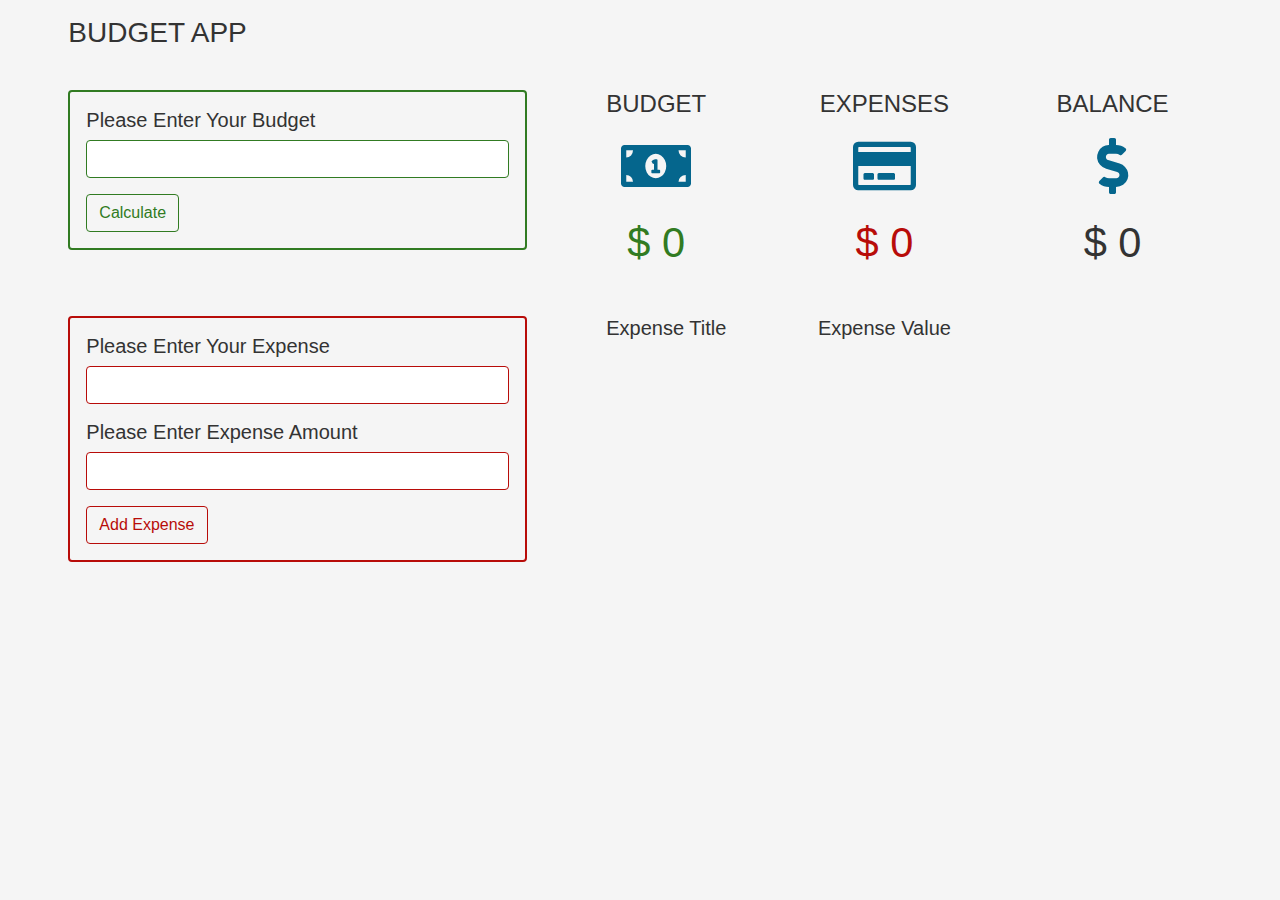
<file: Budget App/index.html>
<!DOCTYPE html>
<html lang="en">

<head>
 <meta charset="UTF-8">
 <meta name="viewport" content="width=device-width, initial-scale=1.0">
 <meta http-equiv="X-UA-Compatible" content="ie=edge">
 <!-- bootstrap css -->
 <link rel="stylesheet" href="css/bootstrap.min.css">
 <!-- main css -->
 <link rel="stylesheet" href="css/main.css">
 <!-- google fonts -->
 <link href="https://fonts.googleapis.com/css?family=Courgette" rel="stylesheet">

 <!-- font awesome -->
 <link rel="stylesheet" href="css/all.css">
 <title>budget app</title>
 <style>
 </style>
</head>

<body>
 <div class="container-fluid">
  <div class="row">
   <div class="col-11 mx-auto pt-3">
    <!-- title -->
    <h3 class="text-uppercase mb-4">budget app</h3>
    <div class="row">
     <div class="col-md-5 my-3">
      <!-- budget feedback -->
      <div class="budget-feedback alert alert-danger text-capitalize">budget feedback</div>
      <!-- budget form -->
      <form id="budget-form" class=" budget-form">
       <h5 class="text-capitalize">please enter your budget</h5>
       <div class="form-group">
        <input type="number" class="form-control budget-input" id="budget-input">
       </div>
       <!-- submit button -->
       <button type="submit" class="btn text-capitalize budget-submit" id="budget-submit">calculate</button>
      </form>
     </div>
     <div class="col-md-7">
      <!-- app info -->
      <div class="row my-3">
       <div class="col-4 text-center mb-2">
        <h6 class="text-uppercase info-title">budget</h6>
        <span class="budget-icon"><i class="fas fa-money-bill-alt"></i></span>
        <h4 class="text-uppercase mt-2 budget" id="budget"><span>$ </span><span id="budget-amount">0</span></h4>
       </div>
       <div class="col-4 text-center">
        <h6 class="text-uppercase info-title">expenses</h6>
        <span class="expense-icon"><i class="far fa-credit-card"></i></span>
        <h4 class="text-uppercase mt-2 expense" id="expense"><span>$ </span><span id="expense-amount">0</span></h4>
       </div>
       <div class="col-4 text-center">
        <h6 class="text-uppercase info-title">balance</h6>
        <span class="balance-icon"><i class="fas fa-dollar-sign"></i></span>
        <h4 class="text-uppercase mt-2 balance" id="balance"> <span>$ </span><span id="balance-amount">0</span></h4>
       </div>
      </div>
     </div>
    </div>

    <div class="row">
     <div class="col-md-5 my-3">
      <!-- expense feedback -->
      <div class="expense-feedback alert alert-danger text-capitalize">expense feedback</div>
      <!-- expense form -->
      <form id="expense-form" class=" expense-form">
       <h5 class="text-capitalize">please enter your expense</h5>
       <div class="form-group">
        <input type="text" class="form-control expense-input" id="expense-input">
       </div>
       <h5 class="text-capitalize">please enter expense amount</h5>
       <div class="form-group">
        <input type="number" class="form-control expense-input" id="amount-input">
       </div>
       <!-- submit button -->
       <button type="submit" class="btn text-capitalize expense-submit" id="expense-submit">add expense</button>
      </form>
     </div>
     <div class="col-md-7 my-3">
      <!-- expense list -->
      <div class="expense-list" id="expense-list">

       <div class="expense-list__info d-flex justify-content-between text-capitalize">
        <h5 class="list-item">expense title</h5>
        <h5 class="list-item">expense value</h5>
        <h5 class="list-item"></h5>
       </div>
       <!-- single expense -->

       <!-- <div class="expense">
        <div class="expense-item d-flex justify-content-between align-items-baseline">

         <h6 class="expense-title mb-0 text-uppercase list-item">- title</h6>
         <h5 class="expense-amount mb-0 list-item">amount</h5>

         <div class="expense-icons list-item">

          <a href="#" class="edit-icon mx-2" data-id="${expense.id}">
           <i class="fas fa-edit"></i>
          </a>
          <a href="#" class="delete-icon" data-id="${expense.id}">
           <i class="fas fa-trash"></i>
          </a>
         </div>
        </div>

       </div> -->

       <!-- end of single expense -->

      </div>
     </div>
    </div>




   </div>
  </div>
 </div>




 <!-- jquery -->
 <script src="js/jquery-3.3.1.min.js"></script>
 <!-- bootstrap js -->
 <script src="js/bootstrap.bundle.min.js"></script>
 <!-- script js -->
 <script src="js/app.js"></script>
</body>

</html>
</file>
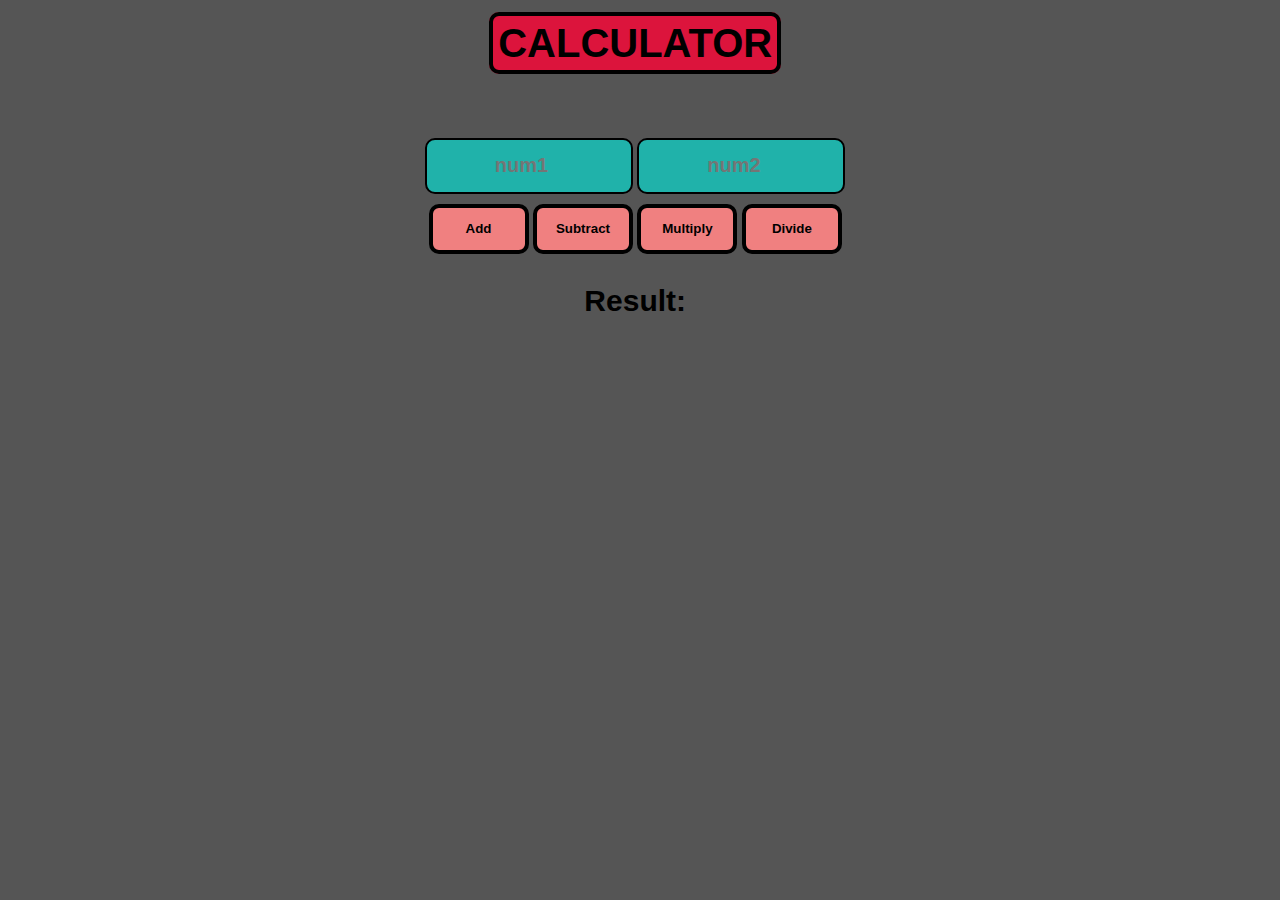
<file: Calculator/index.html>
<!DOCTYPE html>
<html lang="en">
<head>
    <meta charset="UTF-8">
    <meta http-equiv="X-UA-Compatible" content="IE=edge">
    <meta name="viewport" content="width=device-width, initial-scale=1.0">
    <title>Document</title>
    <link rel="stylesheet" href="style.css">
    <script src="main.js"></script>
</head>
<body>
    <h1><span>CALCULATOR</span></h1>
    <input placeholder="num1" type="number" id="num1-el"/>
    <input placeholder="num2" type="number" id="num2-el"/>
    <br>
    <button onclick="add()">Add</button>
    <button onclick="sub()">Subtract</button>
    <button onclick="mul()">Multiply</button>
    <button onclick="div()">Divide</button>
    <br>
    <p id="sum-el">Result:</p>
    
</body>
</html>
</file>
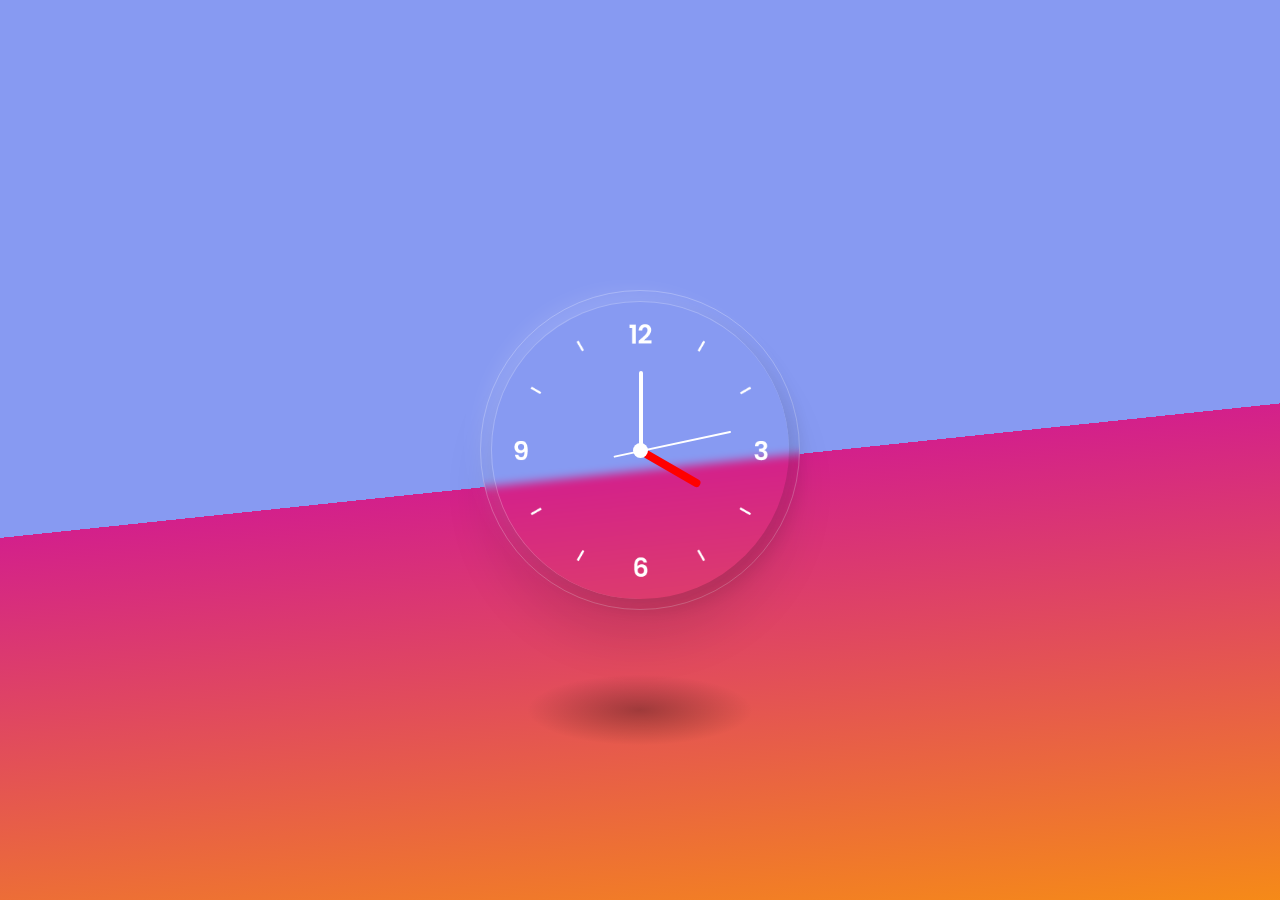
<file: Clock/index.html>
<!DOCTYPE html>
<html lang="en">
<head>
    <meta charset="UTF-8">
    <meta http-equiv="X-UA-Compatible" content="IE=edge">
    <meta name="viewport" content="width=device-width, initial-scale=1.0">
    <link rel="stylesheet" href="style.css">
    <title>Clock</title>
</head>
<body>
    <div class="container">
        <div class="box">
            <div class="clock">
                <div class="hour">
                    <div class="hr" id="hr"></div>
                </div>
                <div class="min">
                    <div class="mn" id="mn"></div>
                </div>
                <div class="sec">
                    <div class="sc" id="sc"></div>
                </div>
            </div>
        </div>
    </div>

    <script src="app.js"></script>
</body>
</html>
</file>
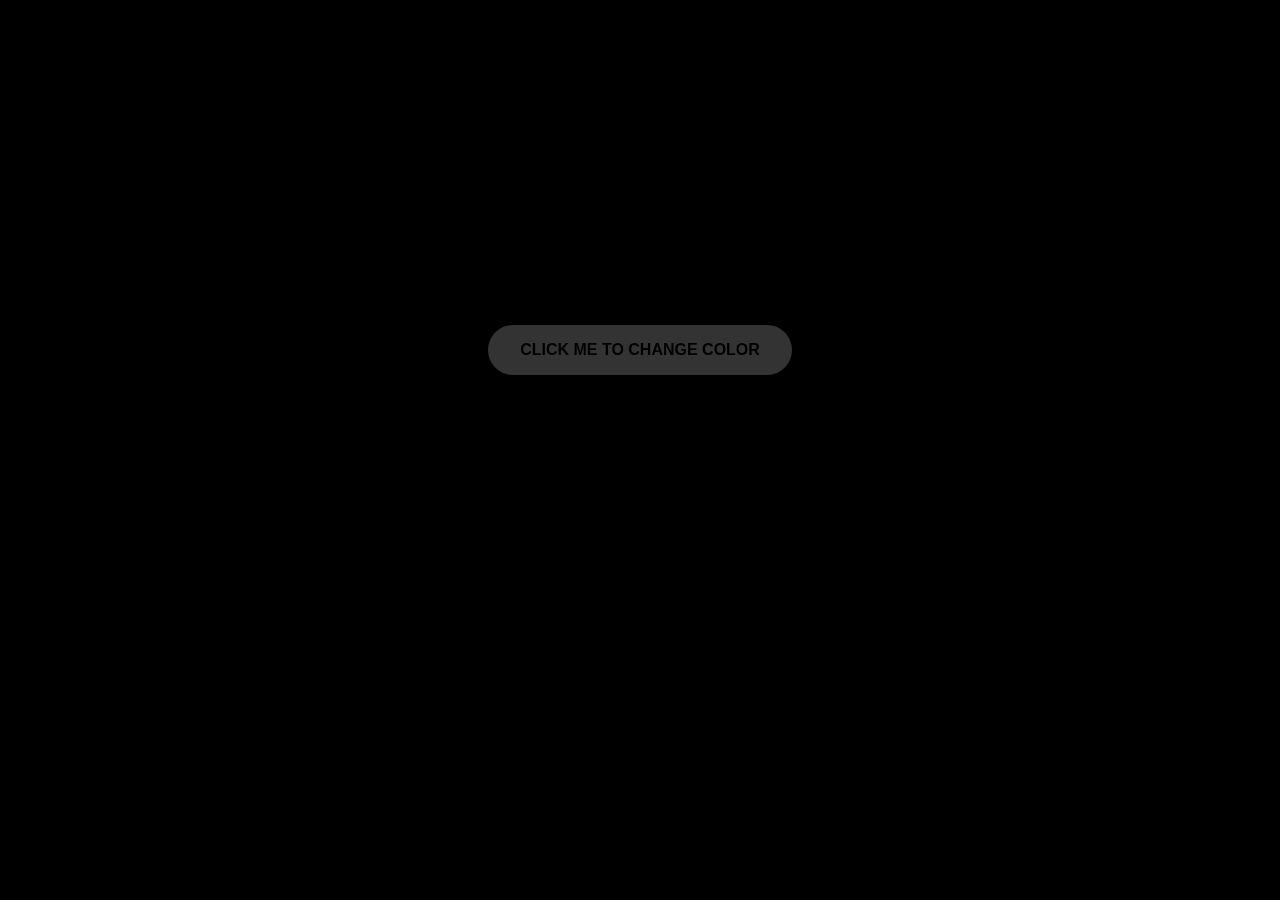
<file: Color Flipper/index.html>
<!DOCTYPE html>
<html lang="en">
<head>
    <meta charset="UTF-8">
    <meta http-equiv="X-UA-Compatible" content="IE=edge">
    <meta name="viewport" content="width=device-width, initial-scale=1.0">
    <link rel="stylesheet" href="style.css">
    <title>color flipper</title>
</head>
<body>
    <button onclick="flip()">CLICK ME TO CHANGE COLOR</button>
    <script src="app.js"></script>
</body>
</html>
</file>
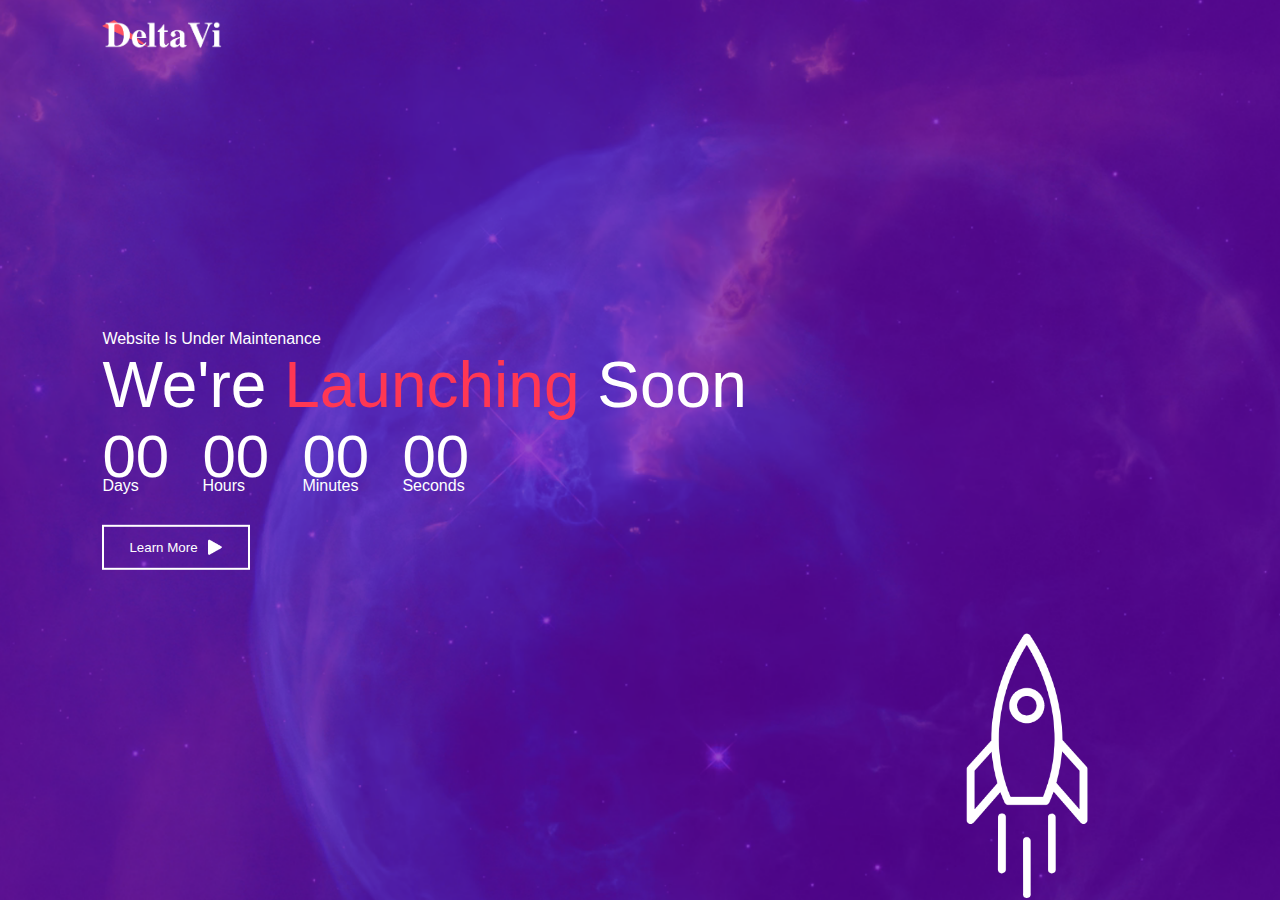
<file: Countdown Timer/index.html>
<!DOCTYPE html>
<html>
<head>
    <meta name="viewport" content="width=device-width, initial-scale=1.0">
    <title>Coming Soon Page - Easy Tutorials</title>
    <link href="style.css" rel="stylesheet" type="text/css">
</head>
<body>
    <div class="container"> 
        <img src="images/logo.png" class="logo">
        
        <div class="content">
            <p>Website Is Under Maintenance</p>
            <h1>We're<span> Launching</span> Soon</h1>

            <div class="launch-time">

                <div>
                    <p id="days">00</p>
                    <span>Days</span>
                </div>

                <div>
                    <p id="hours">00</p>
                    <span>Hours</span>
                </div>   

                <div>
                    <p id="minutes">00</p>
                    <span>Minutes</span>
                </div>  

                <div>
                    <p id="seconds">00</p>
                    <span>Seconds</span>
                </div> 

            </div>

            <button type="button">Learn More<img src="images/triangle.png"></button>
        </div>
        <img src="images/rocket.png" class="rocket">
    </div>
    
<script src="app.js"></script>
</body>
</html>
</file>
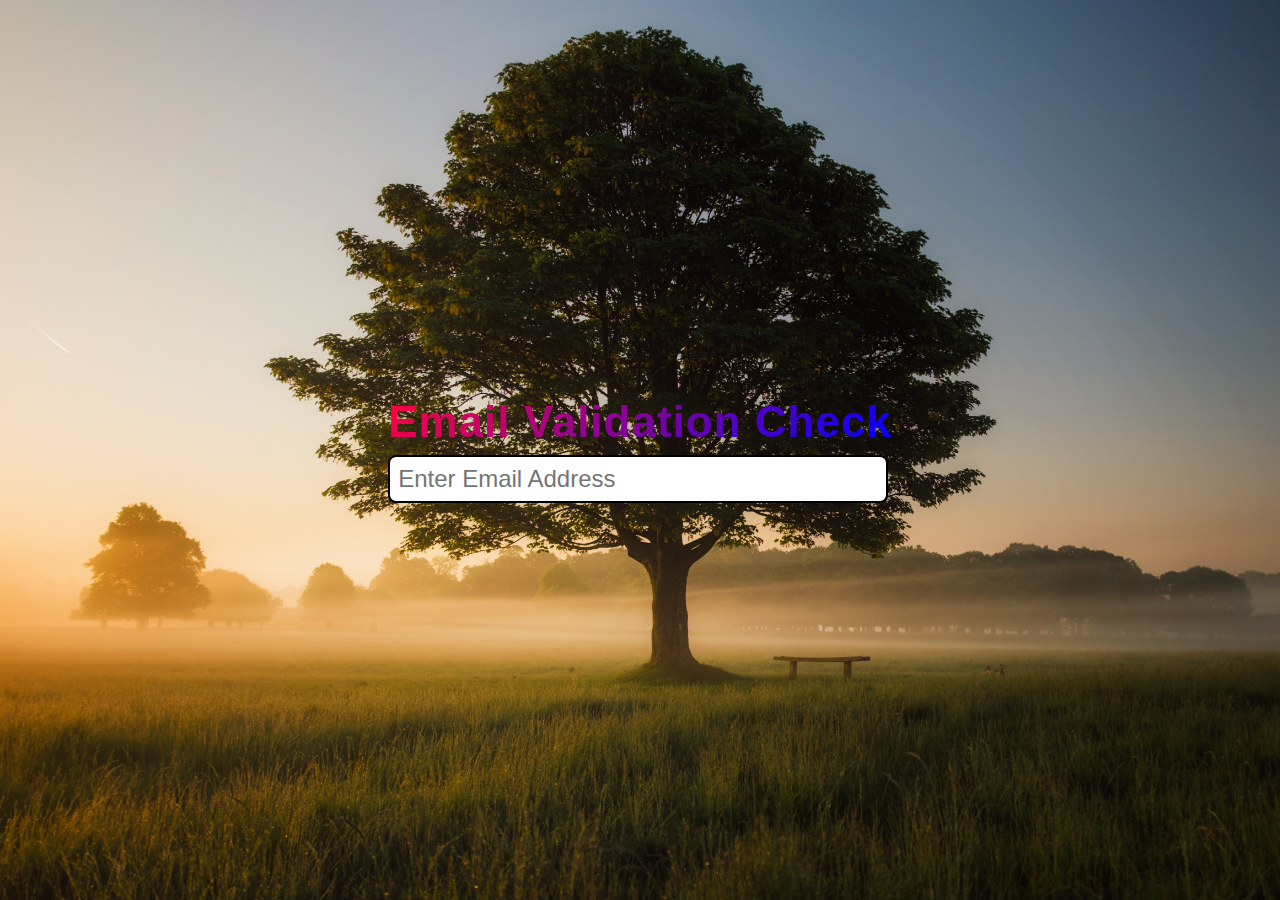
<file: Email Checker/index.html>
<!DOCTYPE html>
<html lang="en">
<head>
    <meta charset="UTF-8">
    <link rel="stylesheet" href="style.css">
    <title>Email Validator</title>
</head>
<body>
    <div>
        <h3>Email Validation Check</h3>
        <form id="form" action="#">
            <div class="inputBox">
                <input type="text" name="" id="email"
                placeholder="Enter Email Address" onkeydown="validation()">
                <span id="text"></span>
            </div>
        </form>
    </div>
    
    <script src="app.js"></script>
</body>
</html>
</file>
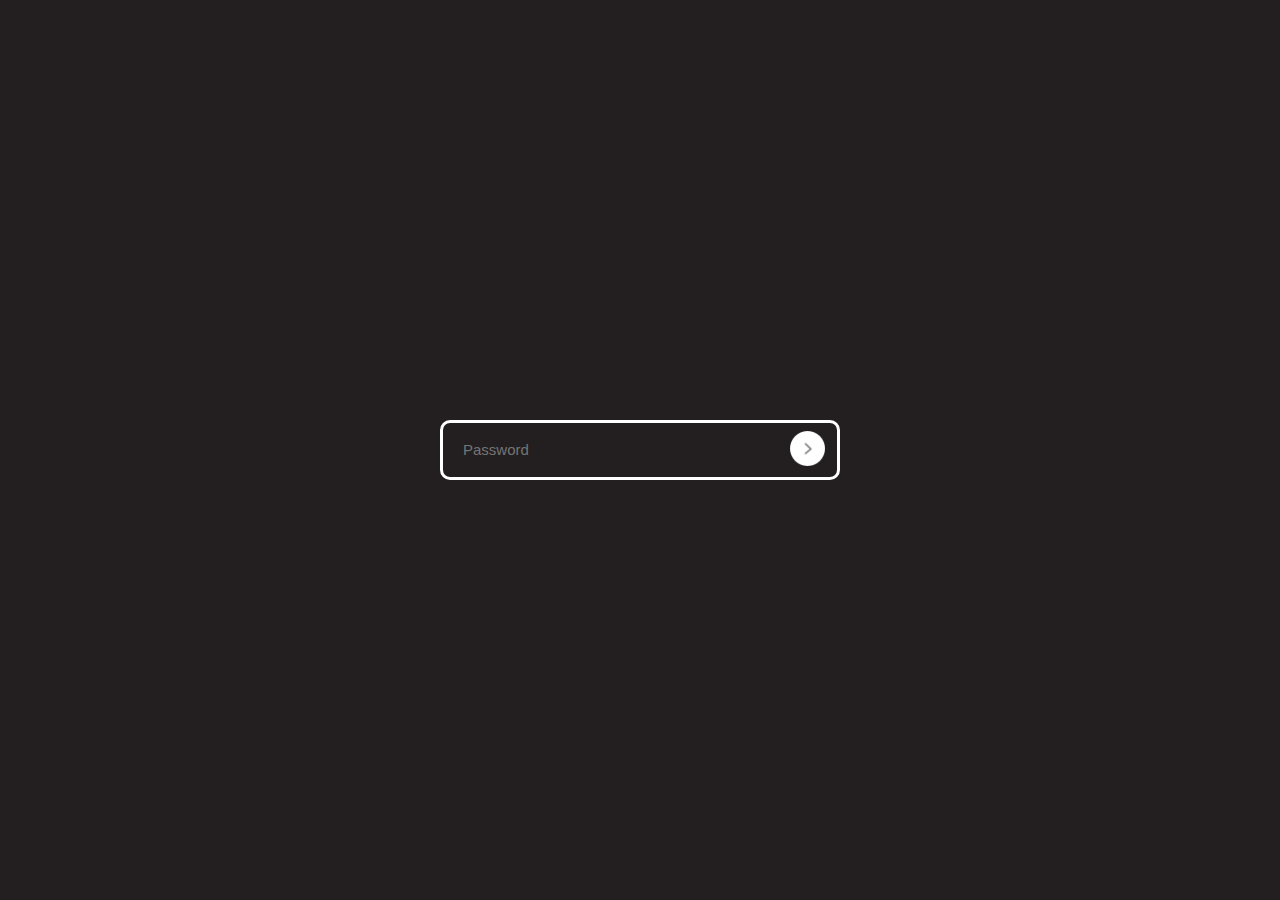
<file: Password Strength Checker/index.html>
<!DOCTYPE html>
<html>
<head>
    <meta name="viewport" content="width=device-width, initial-scale=1.0">
    <title>password</title>
    <link rel="stylesheet" href="style.css">
</head>
<body>
<div class="container">
    <div class="content">
        <div class="input-box">
            <input type="password" id="password" placeholder="Password">
            <button type="submit"><img src="arrow.png"></button>
            <p id="message">Password is<span id="strength"></span></p>
        </div>    
    </div>
</div>

<script src="app.js"></script> 
</body>
</html>
</file>
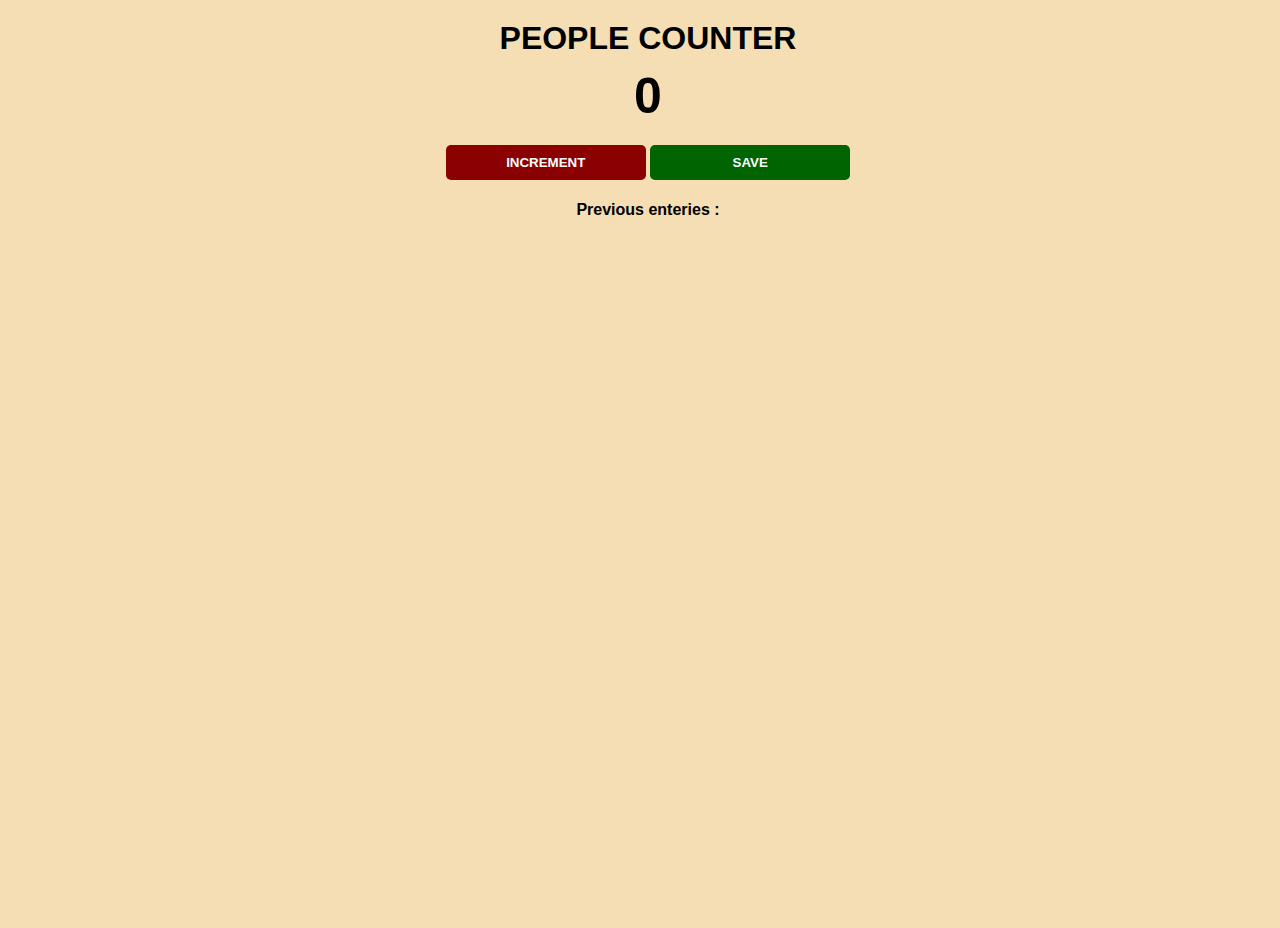
<file: People Counter/index.html>
<!DOCTYPE html>
<html lang="en">
<head>
    <meta charset="UTF-8">
    <meta http-equiv="X-UA-Compatible" content="IE=edge">
    <meta name="viewport" content="width=device-width, initial-scale=1.0">
    <title>Document</title>
    <link rel="stylesheet" href="style.css">
    <script src="index.js"></script>
</head>
<body>
    <h1>PEOPLE COUNTER</h1>
    <h2 id="count-el">0</h2>
    <button id="inc-btn" onclick="increment()">INCREMENT</button>
    <button id="sav-btn" onclick="save()">SAVE</button>
    <p id="save-el">Previous enteries : </p>
</body>
</html>
</file>
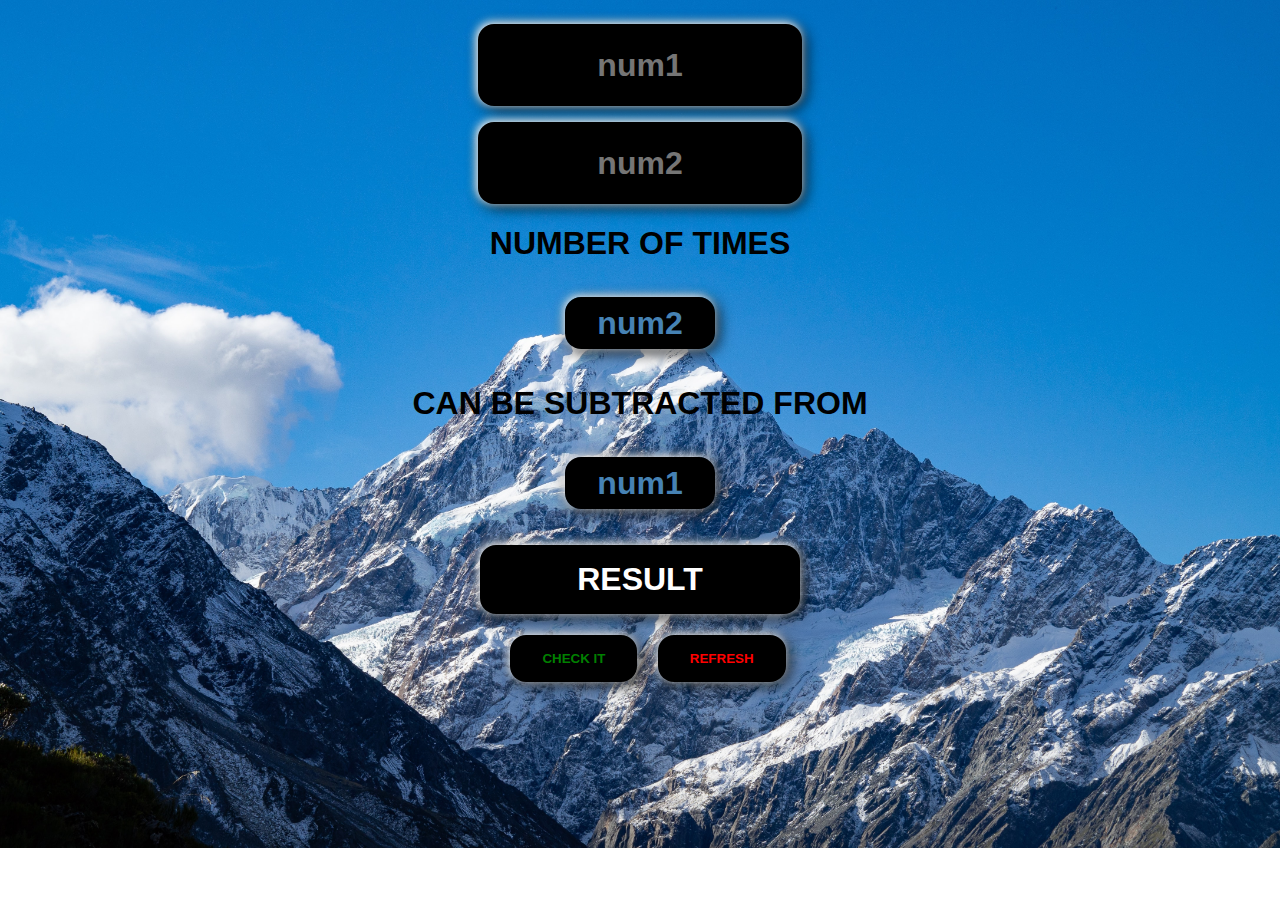
<file: Subtraction Game/index.html>
<!DOCTYPE html>
<html lang="en">
<head>
    <meta charset="UTF-8">
    <meta http-equiv="X-UA-Compatible" content="IE=edge">
    <meta name="viewport" content="width=device-width, initial-scale=1.0">
    <link rel="stylesheet" href="style.css">
    <title>Document</title>
</head>
<body>
    <input type="number" id="num1" placeholder="num1">
    <input type="number" id="num2" placeholder="num2">
    <h1>NUMBER OF TIMES</h1>
    <h1><span id="n1">num2</span></h1>
    <h1>CAN BE SUBTRACTED FROM</h1>
    <h1><span id="n2">num1</span></h1>
    <h1 id="res">RESULT</h1>
    <div class="ht">
        <button onclick="check()" style="color: green;">CHECK IT</button>
        <button onclick="refresh()">REFRESH</button>
    </div>

    <script src="app.js"></script>
</body>
</html>
</file>
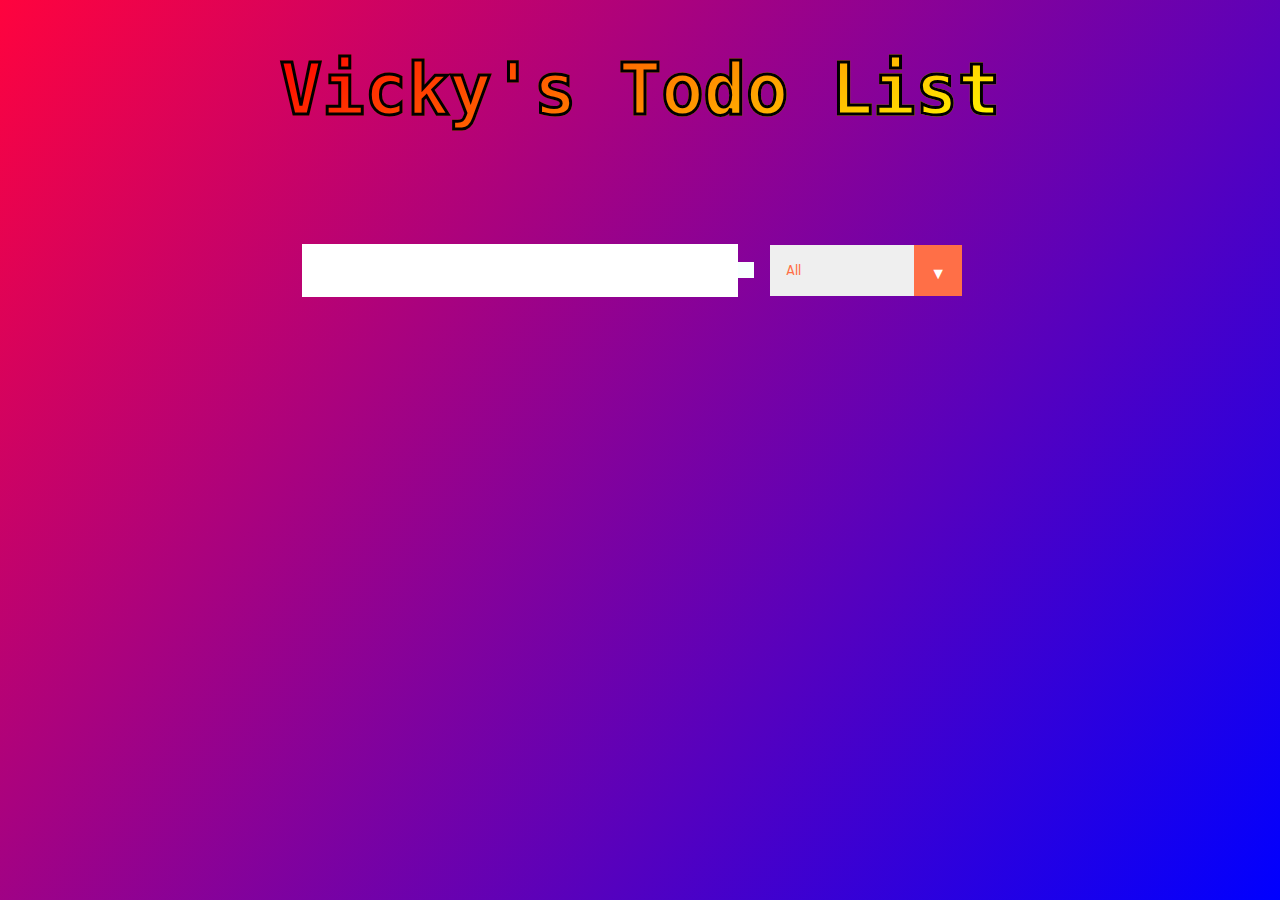
<file: TodoList App/index.html>
<!DOCTYPE html>
<html lang="en">
  <head>
    <meta charset="UTF-8" />
    <meta name="viewport" content="width=device-width, initial-scale=1.0" />
    <title>TodoList</title>
    <link
      href="https://fonts.googleapis.com/css?family=Poppins&display=swap"
      rel="stylesheet"
    />
    <link
      rel="stylesheet"
      href="https://cdnjs.cloudflare.com/ajax/libs/font-awesome/5.12.1/css/all.min.css"
      integrity="sha256-mmgLkCYLUQbXn0B1SRqzHar6dCnv9oZFPEC1g1cwlkk="
      crossorigin="anonymous"
    />
    <link rel="stylesheet" href="./style.css" />
  </head>
  <body>
    <header>
      <h1>Vicky's Todo List</h1>
    </header>
    <form>
      <input type="text" class="todo-input" />
      <button class="todo-button" type="submit">
        <i class="fas fa-plus-square"></i>
      </button>
      <div class="select">
        <select name="todos" class="filter-todo">
          <option value="all">All</option>
          <option value="completed">Completed</option>
          <option value="uncompleted">Uncompleted</option>
        </select>
      </div>
    </form>
    <div class="todo-container">
      <ul class="todo-list"></ul>
    </div>

    <script src="./app.js"></script>
  </body>
</html>
</file>
<file: Budget App/css/main.css>
:root {
  --mainWhite: #f5f5f5f5;
  --mainDark: #333333;
  --mainGreen: #317b22;
  --mainRed: #b80c09;
  --mainBlue: #05668d;
}

body {
  background: var(--mainWhite);
  color: var(--mainDark);
}
.budget-feedback,
.expense-feedback {
  display: none;
}

.budget-form {
  border: 0.15rem solid var(--mainGreen);
  padding: 1rem;
  border-radius: 0.25rem;
}
.expense-form {
  border: 0.15rem solid var(--mainRed);
  padding: 1rem;
  border-radius: 0.25rem;
}
.budget-submit {
  background: transparent;
  border: 0.1rem solid var(--mainGreen);
  color: var(--mainGreen);
}
.expense-submit {
  background: transparent;
  border: 0.1rem solid var(--mainRed);
  color: var(--mainRed);
}
.expense-submit:hover {
  background: var(--mainRed);
  color: var(--mainWhite);
}
.budget-submit:hover {
  background: var(--mainGreen);
  color: var(--mainDark);
}

.budget-input {
  border: 0.05rem solid var(--mainGreen) !important;
}
.expense-input {
  border: 0.05rem solid var(--mainRed) !important;
}
.expense-amount,
.expense-title {
  color: var(--mainRed);
}
.edit-icon {
  color: var(--mainBlue);
  cursor: pointer;
  font-size: 1rem;
  text-decoration: none !important;
}
.delete-icon {
  color: var(--mainRed);
  cursor: pointer;
  font-size: 1rem;
  text-decoration: none !important;
}
.edit-icon:hover {
  color: var(--mainBlue);
}
.delete-icon:hover {
  color: var(--mainRed);
}
.showItem {
  display: block;
}
.info-title {
  font-size: 1.5rem;
}
.budget {
  font-size: 1.6rem;
  color: var(--mainGreen);
}
.expense {
  font-size: 1.6rem;
  color: var(--mainRed);
}
.balance {
  font-size: 1.6rem;
}
.budget-icon,
.expense-icon,
.balance-icon {
  font-size: 2.5rem;
  color: var(--mainBlue);
}
.showRed {
  color: var(--mainRed);
}
.showGreen {
  color: var(--mainGreen);
}
.showBlack {
  color: var(--mainDark);
}
@media screen and (min-width: 992px) {
  .budget {
    font-size: 2.6rem;
    color: var(--mainGreen);
  }
  .expense {
    font-size: 2.6rem;
    color: var(--mainRed);
  }
  .balance {
    font-size: 2.6rem;
  }
  .budget-icon,
  .expense-icon,
  .balance-icon {
    font-size: 3.5rem;
    color: var(--mainBlue);
  }
}
.list-item {
  flex: 0 0 33.33%;
  text-align: center;
}
.expense-item {
  height: 2rem;
}
</file>
<file: Calculator/style.css>
body{
    background: #555555;
    width: 98%;
    height: 96vh;
    font-family: Verdana, Geneva, Tahoma, sans-serif;
    font-weight: bolder;
    text-align: center;
}
span{
    border-radius: 10px;
    border: 4px solid black;
    padding: 5px;
    font-size: 40px;
    background: crimson;
}
input{
    width: 200px;
    height: 50px;
    margin-top: 50px;
    background: lightseagreen;
    border-radius: 10px;
    border: 2px solid black;
}
#num1-el{
    color: black;
    text-align: center;
    font-size: 20px;
    font-weight: bolder;
}
#num2-el{
    color: black;
    text-align: center;
    font-size: 20px;
    font-weight: bolder;
}
button{
    margin-top: 10px;
    background: lightcoral;
    width: 100px;
    height: 50px;
    border-radius: 10px;
    font-weight: bolder;
    border: 4px solid black;
}
#sum-el{
    font-size: 30px;
    font-weight: bolder;
}
</file>
<file: Clock/style.css>
*{
    margin: 0;
    padding: 0;
    box-sizing: border-box;
}
body{
    display: flex;
    justify-content: center;
    align-items: center;
    min-height: 100vh;
}
body::before{
    content: "";
    position: absolute;
    top: 0;
    left: 0;
    width: 100%;
    height: 100%;
    background: linear-gradient(174deg,#879af2 52%, #d3208b 48%, #fda000 110%);
}
.box{
    position: relative;
    z-index: 1;
    width: 20rem;
    height: 20rem;
    backdrop-filter: blur(5px);
    border-radius: 50%;
    border: 1px solid rgba(255, 255, 255, 0.25);

}
.container{
    position: relative;

}
.container::before{
    content: "";
    position: absolute;
    bottom: -150px;
    width: 100%;
    height: 100px;
    background: radial-gradient(rgba(0, 0, 0, 0.3), transparent, transparent);
    border-radius: 50%;
   
}
.clock{
    position: absolute;
    top: 10px;
    left: 10px;
    right: 10px;
    bottom: 10px;
    display: flex;
    align-items: center;
    justify-content: center;
    background: radial-gradient(transparent, rgba(255, 255, 255, 0.2));
    border-radius: 50%;
    background-image: url(clock.png);
    background-size: cover;
    backdrop-filter: blur(25px);
    border: 1px solid rgba(255, 255, 255, 0.25);
    border-bottom: none;
    border-right: none;
    box-shadow: -10px -10px 20px rgba(255, 255, 255, 0.1),
    10px 10px 20px rgba(0, 0, 0, 0.1),
    0px 40px 50px rgba(0, 0, 0, 0.1);
}
.clock::before{
    content: "";
    position: absolute;
    width: 15px;
    height: 15px;
    background: #fff;
    border-radius: 50%;
    z-index: 20;
}

.hour, .min, .sec{
    position: absolute;
}
.hour,
.hr{
    width: 160px;
    height: 160px;
}
.min,
.mn{
    width: 190px;
    height: 190px;
}
.sec,
.sc{
    width: 230px;
    height: 230px;
}
.hr,
.mn,
.sc{
    display: flex;
    align-items: center;
    justify-content: center;
    position: absolute;
    border-radius: 50%;

}
.hr::before{
    content: "";
    position: absolute;
    width: 8px;
    height: 65px;
    background: red;
    z-index: 3;
    border-radius: 5px;
    margin-bottom: 4.5rem;
}
.mn::before{
    content: "";
    position: absolute;
    width: 4px;
    height: 80px;
    background: #fff;
    z-index: 4;
    margin-bottom: 5rem;
    border-radius: 5px;
}

.sc::before{
    content: "";
    position: absolute;
    width: 2px;
    height: 120px;
    background: #fff;
    z-index: 5;
    margin-bottom: 4rem;
    border-radius: 5px;
    
}
</file>
<file: Color Flipper/style.css>
*{
    margin: 0;
    padding: 0;
    box-sizing: border-box;
    font-family: sans-serif;
}
body{
    display: flex;
    align-items: center;
    justify-content: center;
    width: 100%;
    height: 100%;
    background: black;
}
button{
    margin-top: 25%;
    padding: 1rem 2rem;
    border-radius: 5rem;
    border: 5px solid black;
    background: rgba(255, 255, 255, 0.2);
    backdrop-filter: blur(50px);
    font-size: 1em;
    font-weight: 600;
    cursor: pointer;
}
</file>
<file: Countdown Timer/style.css>
*
{
    margin: 0;
    padding: 0;
    font-family: 'poppins', sans-serif;
    box-sizing: border-box;
}
.container{
    width: 100vw;
    height: 100vh;
    background-image: url(images/background.png);
    background-position: center;
    background-size: cover;
    padding: 0 8%;
    position: relative;
}
.logo{
    width: 120px;
    padding: 20px 0px;
    cursor: pointer;
    
}
.content{
    top: 50%;
    position: absolute;
    transform: translateY(-50%);
    color: #fff;

}
.content h1{
    font-size: 64px;
    font-weight: 500;
}
.content h1 span{
    color: #ff3753;
}
.content button{
    background: transparent  ;
    border: 2px solid #fff;
    outline: none;
    padding: 12px 25px;
    color:#fff;
    display: flex;
    align-items: center;
    margin-top: 30px;
    cursor: pointer;

    
}
.content button img{
    width: 15px;
    margin-left: 10px;

}
.launch-time{
    display: flex;

}
.launch-time div{
    flex-basis: 100px;

}
.launch-time div p{
    font-size: 60px;
    margin-bottom: -14px;
}
.rocket{
    width: 250px;
    position: absolute;
    right: 10%;
    bottom: 0;
    animation: rocket 4s linear infinite;

}
@keyframes rocket{
    0%{
        bottom: 0;
        opacity: 0;
    }
    100%{
        bottom: 105%;
        opacity: 1;
    }
}
#days{
    padding-right: 2rem;
}
</file>
<file: Email Checker/style.css>
*{
    margin: 0;
    padding: 0;
    font-family: sans-serif;
}
body{
    display: flex;
    align-items: center;
    justify-content: center;
    min-height: 100vh;
    background: url(tree.jpg);
    background-size: cover;
}
h3{
    position: relative;
    font-size: 2.75em;
    letter-spacing: 1px;
    font-weight: 600;
    margin-bottom: 0.5rem;
    background: -webkit-linear-gradient(135deg, blue, #ff033e);
    -webkit-background-clip: text;
    background-clip: none;
    -webkit-text-fill-color: transparent;
}
#form{
    position: relative;
}
#form #email{
    width: 30rem;
    padding: 0.5rem;
    background: white;
    border: 2px solid black;
    font-size: 1.5em;
    border-radius: 0.5rem;
    outline: none;
}
#form #inputBox{
    position: relative;
}
#text{
    display: block;
    color: #000;
    font-weight: 700;
}
</file>
<file: Password Strength Checker/style.css>
*{
    margin: 0;
    padding: 0;
    font-family: 'poppins', sans-serif;
    box-sizing: border-box;
}
.container{
    width: 100%;
    height: 100vh;
    background:#231f20;
    background-position: center;
    background-size: cover;
    display: flex;
    align-items: center;
    justify-content: center;
}
.content{
    width: 36%;
    height: 77%;;
    background-position: center;
    background-size: cover;
    display: flex;
    align-items: center;
    justify-content: center;
    border-radius: 50%;

}
.input-box{
    width: 400px;
    max-width: 90%;
    position: relative;
}
.input-box input{
    width: 100%;
    height: 60px;
    padding: 0 20px;
    border: 3px solid #fff;
    outline: none;
    color: #fff;
    background: transparent;
    border-radius: 10px;
}
button{
    background: transparent;
    border: 0;
    outline: none;
    border-radius: 50%;
    cursor:pointer;
    position: absolute;
    top: 50%;
    transform: translateY(-50%);
    right: 15px;
}
button img{
    width: 35px;
}
#message{
    position: absolute;
    bottom: -30px;
    color: #fff;
    font-size: 15px;
    display: none;
}
::placeholder{
    font-size: 15px;
}
</file>
<file: People Counter/style.css>
body{
    background: wheat;
    width: 100%;
    height: 100vh;
    font-family: Verdana, Geneva, Tahoma, sans-serif;
    font-weight: bolder;
    text-align: center;
}
h1{
    margin-top: 20px;
    margin-bottom: 10px;
}
h2{
    font-size: 50px;
    margin-top: 0;
    margin-bottom: 20px;
}
button{
    border: none;
    padding-top: 10px;
    padding-bottom: 10px;
    color: white;
    font-weight: bold;
    width: 200px;
    margin-bottom: 5px;
    border-radius: 5px;
}
#inc-btn{
    background: darkred;

}
#sav-btn{
    background: darkgreen;
}
</file>
<file: Subtraction Game/style.css>
body{
    display: flex;
    align-items: center;
    justify-content: center;
    flex-direction: column;
    background: url(mountain.jpg);
    background-size: cover;
    background-repeat: no-repeat;
    font-family: sans-serif;
}
input{
    width: 20rem;
    height: 5rem;
    margin-top: 1rem;
    border-radius: 1rem;
    text-align: center;
    font-size: 2rem;
    font-weight: 600;
    color: white;
    border: 0px solid black;
    background: black;
    box-shadow: -1.5px -1.5px 10px rgba(255, 255, 255, 1),
    3px 3px 15px rgba(0, 0, 0, 1);
}
input::-webkit-outer-spin-button,
input::-webkit-inner-spin-button{
    display: none;
}


span{
    padding: 0.5rem 2rem;
    background: black;
    color: steelblue;
    border-radius: 1rem; 
    box-shadow: -1.5px -1.5px 10px rgba(255, 255, 255, 1),
    3px 3px 15px rgba(0, 0, 0, 1);
}
button{
    padding: 1rem 2rem;
    border-radius: 1rem;
    margin-left: 1rem;
    font-weight: 600;
    border: 0px solid white;
    background: black;
    color: red;
    box-shadow: -1.5px -1.5px 10px rgba(255, 255, 255, 1),
    3px 3px 15px rgba(0, 0, 0, 1);
}
#res{
    padding: 1rem 0rem;
    border-radius: 1rem;
    width: 20rem;
    background: black;
    color:white;
    text-align: center;
    box-shadow: -1.5px -1.5px 10px rgba(255, 255, 255, 1),
    3px 3px 15px rgba(0, 0, 0, 1);
}
</file>
<file: TodoList App/style.css>
* {
  margin: 0;
  padding: 0;
  box-sizing: border-box;
}
body {
  background-image: linear-gradient(130deg, #ff033e , blue);
  color: white;
  font-family: "Poppins", sans-serif;
  min-height: 100vh;
}
header {
  font-size: 2rem;
}
header h1{
  -webkit-text-stroke-width: 3px ;
  -webkit-text-stroke-color: black;
  background: -webkit-linear-gradient(120deg,#ff0, red);
  -webkit-background-clip: text;
  background-clip: none;
  -webkit-text-fill-color: transparent;
  font-size: 2.2em;
  font-family: monospace;
}

header,
form {
  min-height: 20vh;
  display: flex;
  justify-content: center;
  align-items: center;
}
form input,
form button {
  padding: 0.5rem;
  font-size: 2rem;
  border: none;
  background: white;
}
form button {
  color: #ff6f47;
  background: #f7fffe;
  cursor: pointer;
  transition: all 0.3s ease;
}
form button:hover {
  background: #ff6f47;
  color: white;
}
.todo-container {
  display: flex;
  justify-content: center;
  align-items: center;
}

.todo-list {
  min-width: 30%;
  list-style: none;
}

.todo {
  margin: 0.5rem;
  background: white;
  font-size: 1.5rem;
  color: black;
  display: flex;
  justify-content: space-between;
  align-items: center;
  transition: all 1s ease;
}
.filter-todo {
  padding: 1rem;
}
.todo li {
  flex: 1;
}

.trash-btn,
.complete-btn {
  background: #ff6f47;
  color: white;
  border: none;
  padding: 1rem;
  cursor: pointer;
  font-size: 1rem;
}
.complete-btn {
  background: rgb(11, 212, 162);
}
.todo-item {
  padding: 0rem 0.5rem;
}

.fa-trash,
.fa-check {
  pointer-events: none;
}

.fall {
  transform: translateY(10rem) rotateZ(20deg);
  opacity: 0;
}

.completed {
  text-decoration: line-through;
  opacity: 0.5;
}

/*CUSTOM SELECTOR */
select {
  -webkit-appearance: none;
  -moz-appearance: none;
  -ms-appearance: none;
  appearance: none;
  outline: 0;
  box-shadow: none;
  border: 0 !important;
  background-image: none;
}

/* Custom Select */
.select {
  margin: 1rem;
  position: relative;
  overflow: hidden;
}
select {
  color: #ff6f47;
  font-family: "Poppins", sans-serif;
  cursor: pointer;
  width: 12rem;
}
/* Arrow */
.select::after {
  content: "\25BC";
  position: absolute;
  top: 0;
  right: 0;
  padding: 1rem;
  background: #ff6f47;
  cursor: pointer;
  pointer-events: none;
}
/* Transition */
/*
.select:hover::after {
  transform: scale(1.5);
}
*/
</file>
